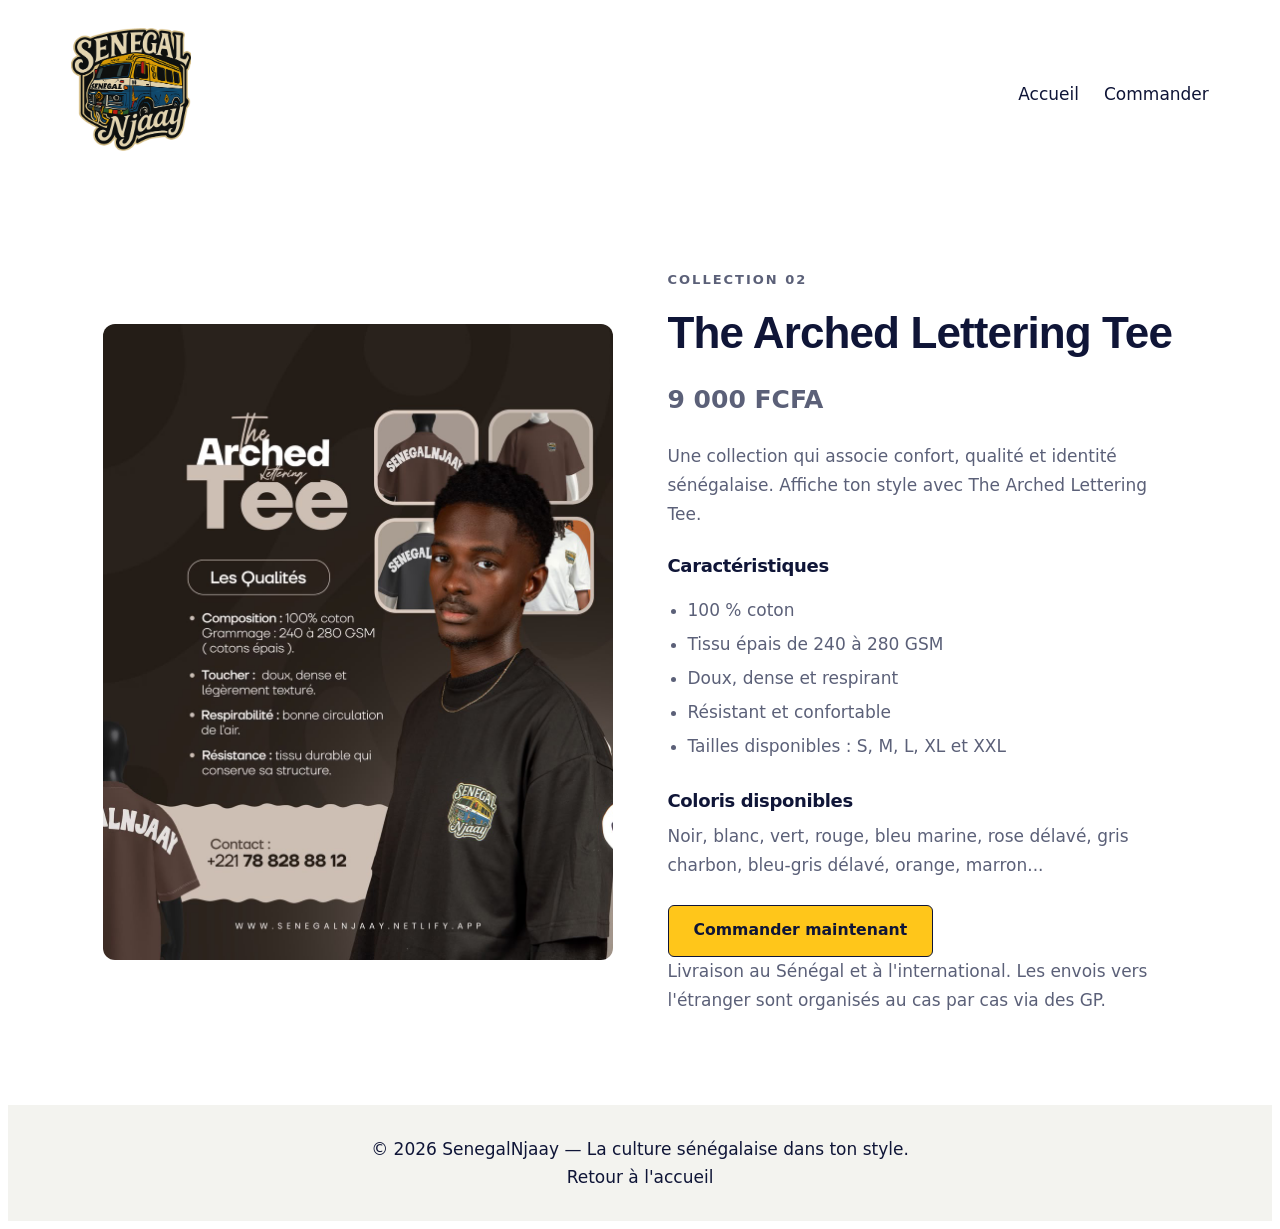
<file: arched-lettering-tee.html>
<!DOCTYPE html>
<html lang="fr">

<head>
    <meta charset="UTF-8">
    <meta name="viewport" content="width=device-width, initial-scale=1">

    <title>The Arched Lettering Tee | T-shirt SenegalNjaay</title>

    <meta name="description"
        content="Découvrez The Arched Lettering Tee de SenegalNjaay : un T-shirt 100 % coton, tissu épais de 240 à 280 GSM, confortable et disponible en plusieurs coloris et tailles.">
    <meta name="robots" content="index, follow">
    <link rel="canonical" href="https://senegalnjaay.netlify.app/arched-lettering-tee.html">

    <meta property="og:type" content="product">
    <meta property="og:title" content="The Arched Lettering Tee | SenegalNjaay">
    <meta property="og:description"
        content="Un T-shirt 100 % coton qui associe confort, qualité et identité sénégalaise.">
    <meta property="og:url" content="https://senegalnjaay.netlify.app/arched-lettering-tee.html">
    <meta property="og:image" content="https://senegalnjaay.netlify.app/assets/images/collection-arched-tee.jpeg">

    <link rel="icon" type="image/png" href="assets/images/logo.png">
    <link rel="stylesheet" href="css/style.css">

    <script type="application/ld+json">
  {
    "@context": "https://schema.org",
    "@type": "Product",
    "name": "The Arched Lettering Tee - SenegalNjaay",
    "image": [
      "https://senegalnjaay.netlify.app/assets/images/collection-arched-tee.jpeg"
    ],
    "description": "T-shirt The Arched Lettering Tee en 100 % coton, avec un tissu épais de 240 à 280 GSM, doux, dense, respirant et résistant. Une collection qui associe confort, qualité et identité sénégalaise.",
    "brand": {
      "@type": "Brand",
      "name": "SenegalNjaay"
    },
    "offers": {
      "@type": "Offer",
      "url": "https://senegalnjaay.netlify.app/arched-lettering-tee.html",
      "priceCurrency": "XOF",
      "price": "9000"
    }
  }
  </script>
</head>

<body>
    <header class="site-header">
        <a href="index.html" aria-label="Accueil SenegalNjaay">
            <img src="assets/images/logo.png" alt="Logo SenegalNjaay" width="120">
        </a>
        <nav>
            <a href="index.html">Accueil</a>
            <a href="index.html#commander">Commander</a>
        </nav>
    </header>

    <main>
        <section class="product-detail">
            <div class="product-detail-image">
                <img src="assets/images/collection-arched-tee.jpeg" alt="The Arched Lettering Tee de SenegalNjaay">
            </div>

            <div class="product-detail-content">
                <p>COLLECTION 02</p>

                <h1>The Arched Lettering Tee</h1>

                <p class="product-detail-price">9 000 FCFA</p>

                <p>
                    Une collection qui associe confort, qualité et identité
                    sénégalaise. Affiche ton style avec The Arched Lettering Tee.
                </p>

                <h2>Caractéristiques</h2>
                <ul>
                    <li>100 % coton</li>
                    <li>Tissu épais de 240 à 280 GSM</li>
                    <li>Doux, dense et respirant</li>
                    <li>Résistant et confortable</li>
                    <li>Tailles disponibles : S, M, L, XL et XXL</li>
                </ul>

                <h2>Coloris disponibles</h2>
                <p>
                    Noir, blanc, vert, rouge, bleu marine, rose délavé,
                    gris charbon, bleu-gris délavé, orange, marron...
                </p>

                <a href="index.html#commander" class="btn">
                    Commander maintenant
                </a>

                <p>
                    Livraison au Sénégal et à l'international.
                    Les envois vers l'étranger sont organisés au cas par cas via des GP.
                </p>
            </div>
        </section>
    </main>

    <footer>
        <p>© 2026 SenegalNjaay — La culture sénégalaise dans ton style.</p>
        <a href="index.html">Retour à l'accueil</a>
    </footer>
</body>

</html>
</file>
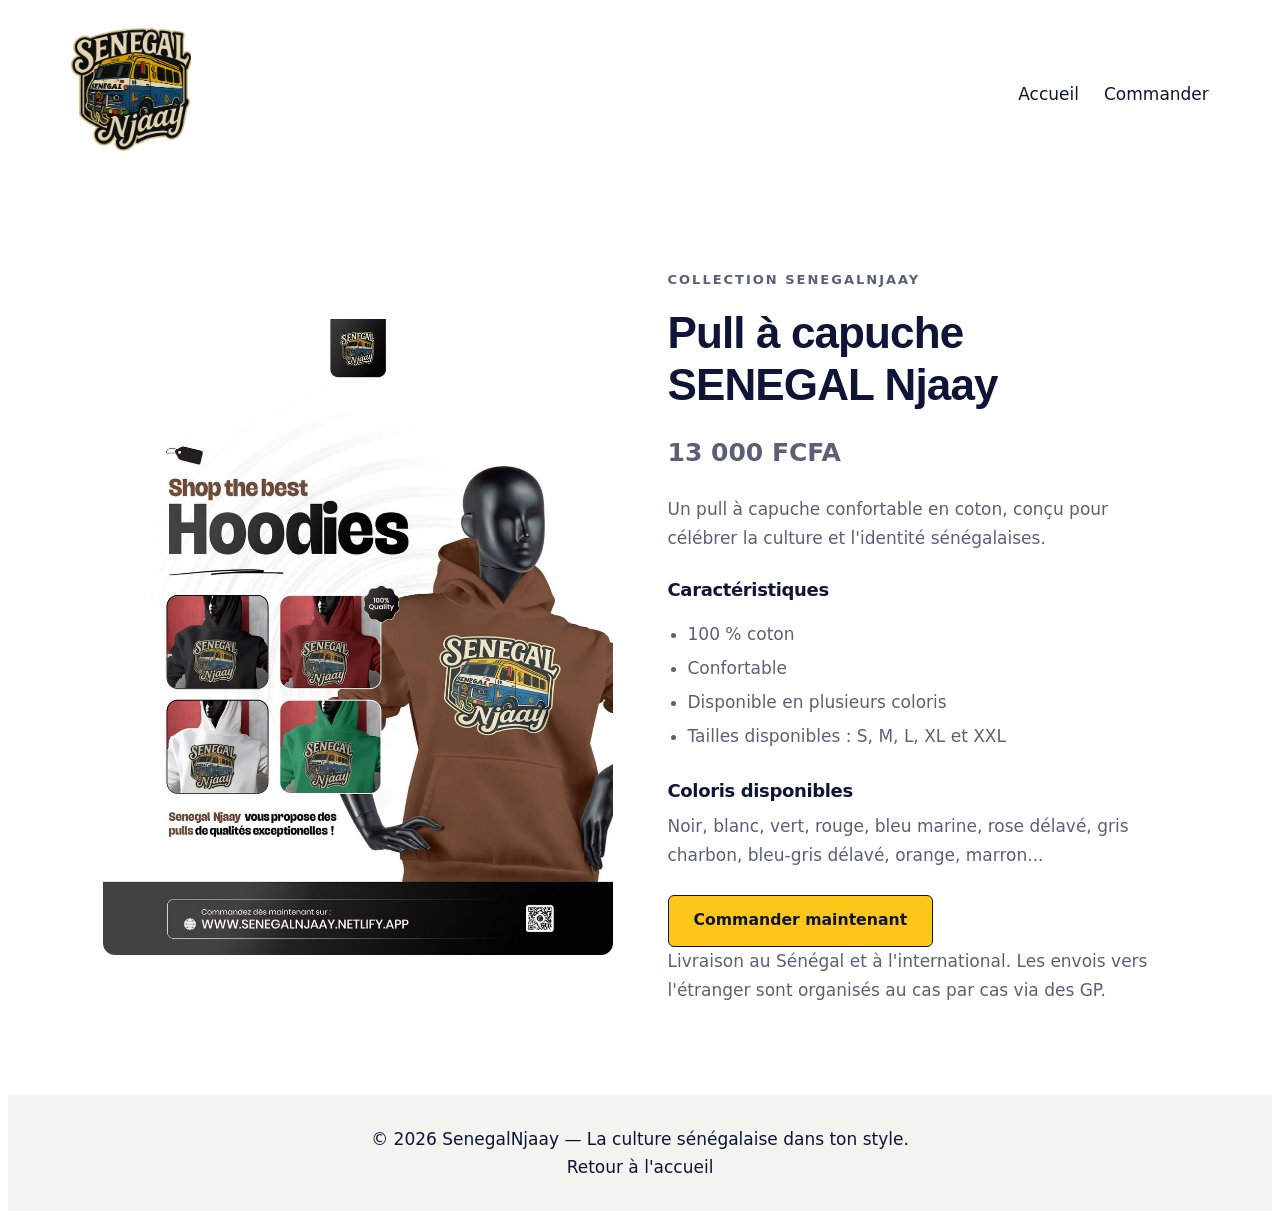
<file: pull.html>
<!DOCTYPE html>
<html lang="fr">

<head>
    <meta charset="UTF-8">
    <meta name="viewport" content="width=device-width, initial-scale=1">

    <title>Pull à capuche en coton | SenegalNjaay</title>

    <meta name="description"
        content="Découvrez le pull à capuche SenegalNjaay en 100 % coton. Un vêtement confortable inspiré de la culture sénégalaise, disponible en plusieurs coloris et tailles. Prix : 13 000 FCFA.">

    <meta name="robots" content="index, follow">
    <link rel="canonical" href="https://senegalnjaay.netlify.app/pull.html">

    <meta property="og:type" content="product">
    <meta property="og:title" content="Pull à capuche | SenegalNjaay">
    <meta property="og:description"
        content="Un pull à capuche 100 % coton qui célèbre la culture et l'identité sénégalaises.">
    <meta property="og:url" content="https://senegalnjaay.netlify.app/pull.html">
    <meta property="og:image" content="https://senegalnjaay.netlify.app/assets/images/produit-pull.jpg">

    <link rel="icon" type="image/png" href="assets/images/logo.png">
    <link rel="stylesheet" href="css/style.css">

    <script type="application/ld+json">
  {
    "@context": "https://schema.org",
    "@type": "Product",
    "name": "Pull à capuche SENEGAL Njaay",
    "image": [
      "https://senegalnjaay.netlify.app/assets/images/produit-pull.jpg"
    ],
    "description": "Pull à capuche SENEGAL Njaay en 100 % coton. Une pièce confortable qui célèbre la culture et l'identité sénégalaises. Disponible en plusieurs coloris et tailles.",
    "brand": {
      "@type": "Brand",
      "name": "SenegalNjaay"
    },
    "offers": {
      "@type": "Offer",
      "url": "https://senegalnjaay.netlify.app/pull.html",
      "priceCurrency": "XOF",
      "price": "13000"
    }
  }
  </script>
</head>

<body>
    <header class="site-header">
        <a href="index.html" aria-label="Accueil SenegalNjaay">
            <img src="assets/images/logo.png" alt="Logo SenegalNjaay" width="120">
        </a>

        <nav>
            <a href="index.html">Accueil</a>
            <a href="index.html#commander">Commander</a>
        </nav>
    </header>

    <main>
        <section class="product-detail">
            <div class="product-detail-image">
                <img src="assets/images/produit-pull.jpg" alt="Pull à capuche SenegalNjaay en coton">
            </div>

            <div class="product-detail-content">
                <p>COLLECTION SENEGALNJAAY</p>

                <h1>Pull à capuche SENEGAL Njaay</h1>

                <p class="product-detail-price">13 000 FCFA</p>

                <p>
                    Un pull à capuche confortable en coton, conçu pour célébrer
                    la culture et l'identité sénégalaises.
                </p>

                <h2>Caractéristiques</h2>
                <ul>
                    <li>100 % coton</li>
                    <li>Confortable</li>
                    <li>Disponible en plusieurs coloris</li>
                    <li>Tailles disponibles : S, M, L, XL et XXL</li>
                </ul>

                <h2>Coloris disponibles</h2>
                <p>
                    Noir, blanc, vert, rouge, bleu marine, rose délavé,
                    gris charbon, bleu-gris délavé, orange, marron...
                </p>

                <a href="index.html#commander" class="btn">
                    Commander maintenant
                </a>

                <p>
                    Livraison au Sénégal et à l'international.
                    Les envois vers l'étranger sont organisés au cas par cas via des GP.
                </p>
            </div>
        </section>
    </main>

    <footer>
        <p>© 2026 SenegalNjaay — La culture sénégalaise dans ton style.</p>
        <a href="index.html">Retour à l'accueil</a>
    </footer>
</body>

</html>
</file>
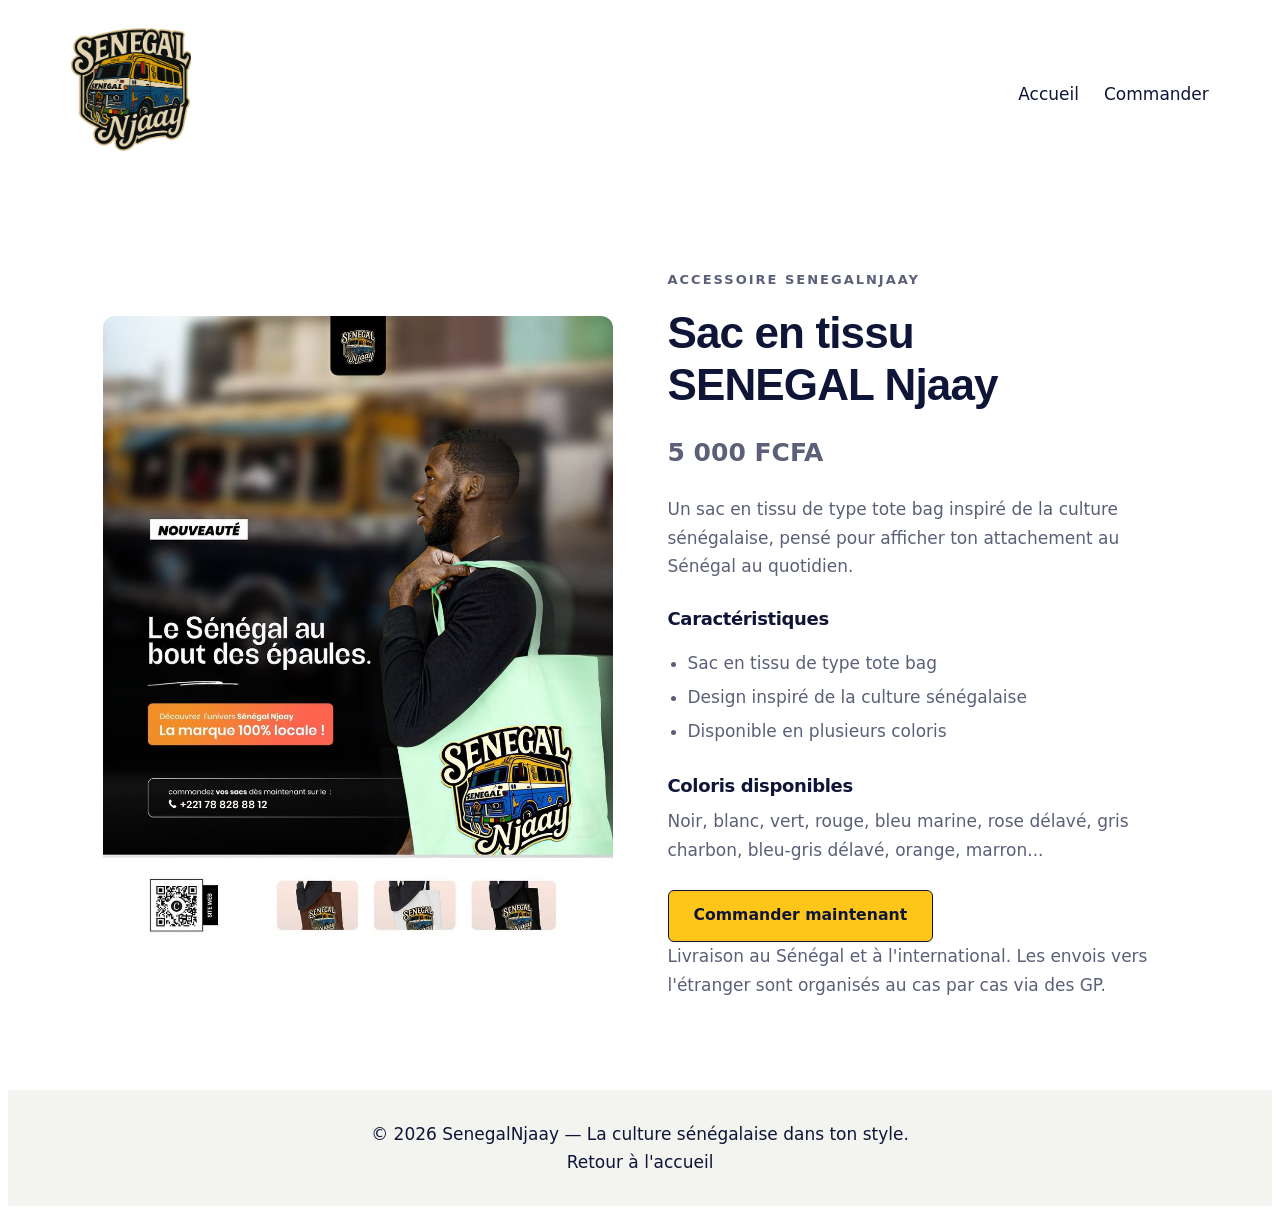
<file: sac.html>
<!DOCTYPE html>
<html lang="fr">

<head>
    <meta charset="UTF-8">
    <meta name="viewport" content="width=device-width, initial-scale=1">

    <title>Sac en tissu Tote Bag | SenegalNjaay</title>

    <meta name="description"
        content="Découvrez le sac en tissu type tote bag SenegalNjaay, un accessoire pratique inspiré de la culture sénégalaise. Disponible en plusieurs coloris. Prix : 5 000 FCFA.">

    <meta name="robots" content="index, follow">
    <link rel="canonical" href="https://senegalnjaay.netlify.app/sac.html">

    <meta property="og:type" content="product">
    <meta property="og:title" content="Sac en tissu Tote Bag | SenegalNjaay">
    <meta property="og:description"
        content="Un sac en tissu pratique pour afficher son attachement au Sénégal au quotidien.">
    <meta property="og:url" content="https://senegalnjaay.netlify.app/sac.html">
    <meta property="og:image" content="https://senegalnjaay.netlify.app/assets/images/produit-sac.jpg">

    <link rel="icon" type="image/png" href="assets/images/logo.png">
    <link rel="stylesheet" href="css/style.css">

    <script type="application/ld+json">
  {
    "@context": "https://schema.org",
    "@type": "Product",
    "name": "Sac en tissu SENEGAL Njaay - Tote Bag",
    "image": [
      "https://senegalnjaay.netlify.app/assets/images/produit-sac.jpg"
    ],
    "description": "Sac en tissu de type tote bag SENEGAL Njaay, inspiré de la culture sénégalaise. Un accessoire pratique pour afficher son attachement au Sénégal au quotidien.",
    "brand": {
      "@type": "Brand",
      "name": "SenegalNjaay"
    },
    "offers": {
      "@type": "Offer",
      "url": "https://senegalnjaay.netlify.app/sac.html",
      "priceCurrency": "XOF",
      "price": "5000"
    }
  }
  </script>
</head>

<body>
    <header class="site-header">
        <a href="index.html" aria-label="Accueil SenegalNjaay">
            <img src="assets/images/logo.png" alt="Logo SenegalNjaay" width="120">
        </a>

        <nav>
            <a href="index.html">Accueil</a>
            <a href="index.html#commander">Commander</a>
        </nav>
    </header>

    <main>
        <section class="product-detail">
            <div class="product-detail-image">
                <img src="assets/images/produit-sac.jpg" alt="Sac en tissu type tote bag SenegalNjaay">
            </div>

            <div class="product-detail-content">
                <p>ACCESSOIRE SENEGALNJAAY</p>

                <h1>Sac en tissu SENEGAL Njaay</h1>

                <p class="product-detail-price">5 000 FCFA</p>

                <p>
                    Un sac en tissu de type tote bag inspiré de la culture
                    sénégalaise, pensé pour afficher ton attachement au Sénégal
                    au quotidien.
                </p>

                <h2>Caractéristiques</h2>
                <ul>
                    <li>Sac en tissu de type tote bag</li>
                    <li>Design inspiré de la culture sénégalaise</li>
                    <li>Disponible en plusieurs coloris</li>
                </ul>

                <h2>Coloris disponibles</h2>
                <p>
                    Noir, blanc, vert, rouge, bleu marine, rose délavé,
                    gris charbon, bleu-gris délavé, orange, marron...
                </p>

                <a href="index.html#commander" class="btn">
                    Commander maintenant
                </a>

                <p>
                    Livraison au Sénégal et à l'international.
                    Les envois vers l'étranger sont organisés au cas par cas via des GP.
                </p>
            </div>
        </section>
    </main>

    <footer>
        <p>© 2026 SenegalNjaay — La culture sénégalaise dans ton style.</p>
        <a href="index.html">Retour à l'accueil</a>
    </footer>
</body>

</html>
</file>
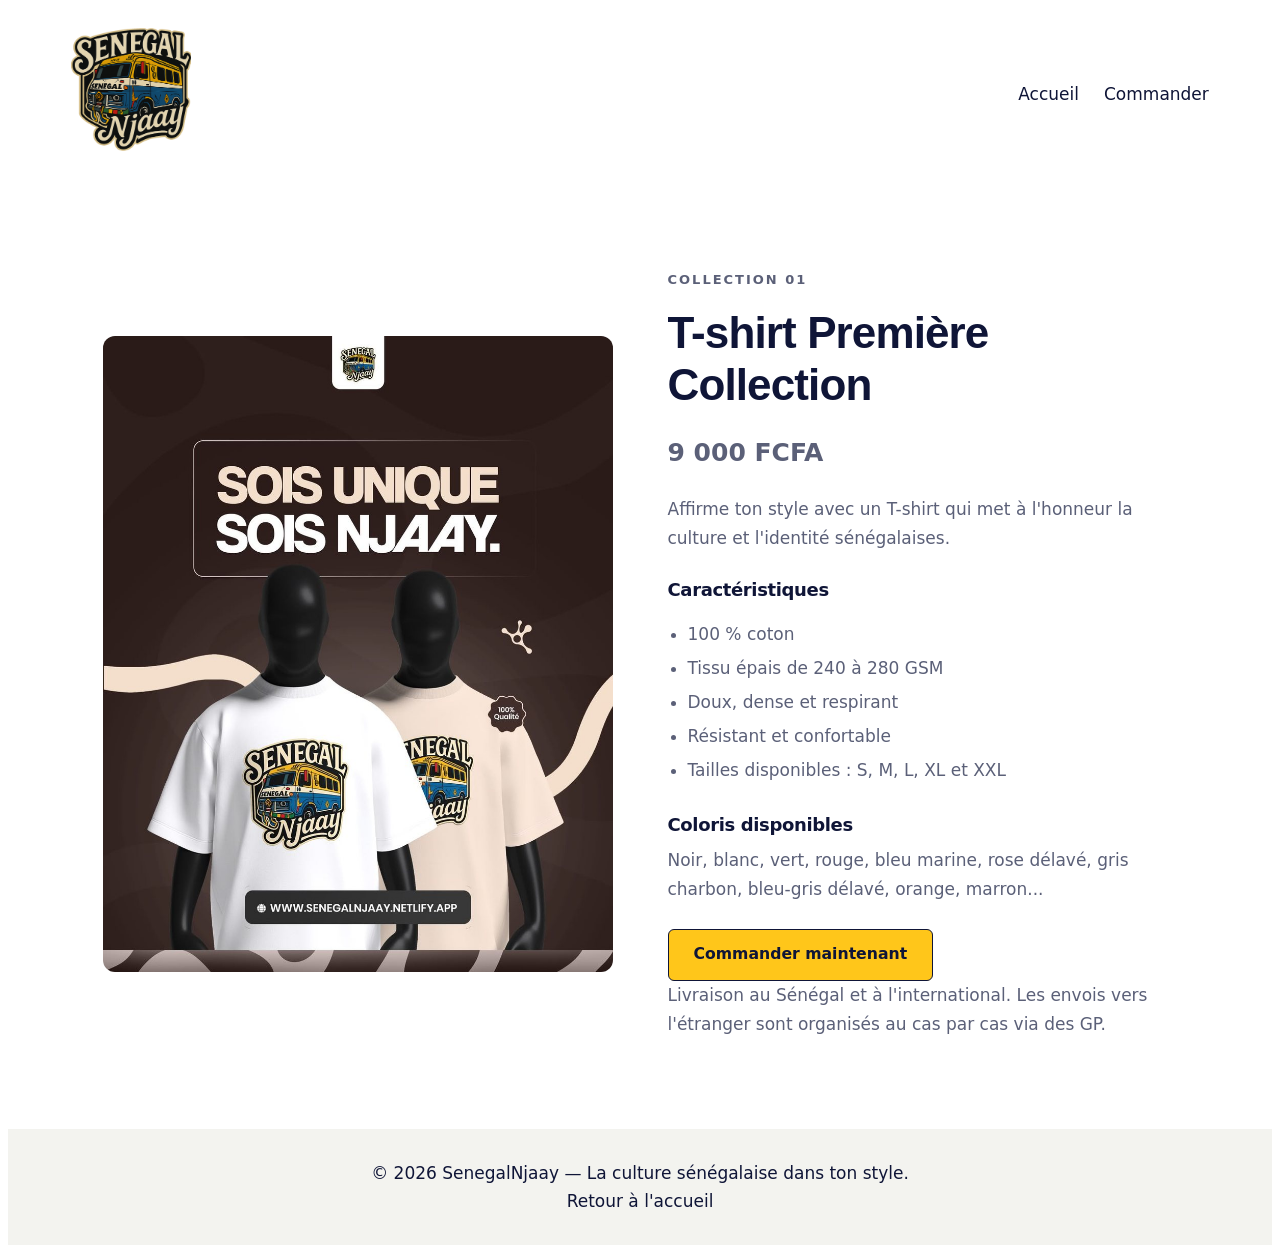
<file: t-shirt-premiere-collection.html>
<!DOCTYPE html>
<html lang="fr">

<head>
    <meta charset="UTF-8">
    <meta name="viewport" content="width=device-width, initial-scale=1">

    <title>T-shirt Première Collection Sénégal | SenegalNjaay</title>

    <meta name="description"
        content="Découvrez le T-shirt Première Collection de SenegalNjaay : 100 % coton, tissu épais de 240 à 280 GSM, plusieurs coloris et tailles. Commandez au Sénégal ou depuis l'étranger.">

    <meta name="robots" content="index, follow">
    <link rel="canonical" href="https://senegalnjaay.netlify.app/t-shirt-premiere-collection.html">

    <meta property="og:type" content="product">
    <meta property="og:title" content="T-shirt Première Collection | SenegalNjaay">
    <meta property="og:description"
        content="Un T-shirt 100 % coton, épais et confortable, inspiré de la culture sénégalaise.">
    <meta property="og:url" content="https://senegalnjaay.netlify.app/t-shirt-premiere-collection.html">
    <meta property="og:image" content="https://senegalnjaay.netlify.app/assets/images/produit-tshirt.jpg">

    <link rel="icon" type="image/png" href="assets/images/logo.png">
    <link rel="stylesheet" href="css/style.css">

    <script type="application/ld+json">
  {
    "@context": "https://schema.org",
    "@type": "Product",
    "name": "T-shirt SENEGAL Njaay - Première Collection",
    "image": [
      "https://senegalnjaay.netlify.app/assets/images/produit-tshirt.jpg"
    ],
    "description": "T-shirt SENEGAL Njaay en 100 % coton, avec un tissu épais de 240 à 280 GSM, doux, dense, respirant et résistant. Une pièce inspirée de la culture sénégalaise, disponible en plusieurs coloris et tailles.",
    "brand": {
      "@type": "Brand",
      "name": "SenegalNjaay"
    },
    "offers": {
      "@type": "Offer",
      "url": "https://senegalnjaay.netlify.app/t-shirt-premiere-collection.html",
      "priceCurrency": "XOF",
      "price": "9000"
    }
  }
  </script>
</head>

<body>
    <header class="site-header">
        <a href="index.html" aria-label="Accueil SenegalNjaay">
            <img src="assets/images/logo.png" alt="Logo SenegalNjaay" width="120">
        </a>
        <nav>
            <a href="index.html">Accueil</a>
            <a href="index.html#commander">Commander</a>
        </nav>
    </header>

    <main>
        <section class="product-detail">
            <div class="product-detail-image">
                <img src="assets/images/produit-tshirt.jpg" alt="T-shirt SENEGAL Njaay de la première collection">
            </div>

            <div class="product-detail-content">
                <p>COLLECTION 01</p>

                <h1>T-shirt Première Collection</h1>

                <p class="product-detail-price">9 000 FCFA</p>

                <p>
                    Affirme ton style avec un T-shirt qui met à l'honneur
                    la culture et l'identité sénégalaises.
                </p>

                <h2>Caractéristiques</h2>
                <ul>
                    <li>100 % coton</li>
                    <li>Tissu épais de 240 à 280 GSM</li>
                    <li>Doux, dense et respirant</li>
                    <li>Résistant et confortable</li>
                    <li>Tailles disponibles : S, M, L, XL et XXL</li>
                </ul>

                <h2>Coloris disponibles</h2>
                <p>
                    Noir, blanc, vert, rouge, bleu marine, rose délavé,
                    gris charbon, bleu-gris délavé, orange, marron...
                </p>

                <a href="index.html#commander" class="btn">
                    Commander maintenant
                </a>

                <p>
                    Livraison au Sénégal et à l'international.
                    Les envois vers l'étranger sont organisés au cas par cas via des GP.
                </p>
            </div>
        </section>
    </main>

    <footer>
        <p>© 2026 SenegalNjaay — La culture sénégalaise dans ton style.</p>
        <a href="index.html">Retour à l'accueil</a>
    </footer>
</body>

</html>
</file>
<file: css/style.css>
/* SenegalNdiaye : styles du site */
/* Layout : vitrine blanche façon boutique de mode. Titre large à gauche, vidéo dans une arche
   devant un disque jaune à droite, grille de coloris aérée, un seul bloc jaune pour l'histoire. */
:root {
  color-scheme: light;
  --bg: #FFFFFF;
  --soft: #F3F3EF;
  --ink: #0F1537;
  --muted: #5B6078;
  --line: #E2E3E9;
  --yellow: #FFC61A;
  --focus: #2A4BE0;
  --green: #19A35A;
  --red: #E5333B;

  --font-display: "Unbounded", "Arial Black", "Helvetica Neue", system-ui, sans-serif;
  --font-body: "Hanken Grotesk", system-ui, -apple-system, "Segoe UI", sans-serif;
}

*,
*::before,
*::after {
  box-sizing: border-box;
}

body {
  background: var(--bg);
  color: var(--ink);
  font: 400 1.0625rem/1.65 var(--font-body);
  -webkit-font-smoothing: antialiased;
}

h1,
h2,
h3,
p {
  margin: 0;
}

h1,
h2,
h3 {
  font-family: var(--font-display);
  font-weight: 600;
  line-height: 1.08;
  letter-spacing: -.02em;
  text-wrap: balance;
  overflow-wrap: break-word;
}

a {
  color: inherit;
}

:focus-visible {
  outline: 3px solid var(--focus);
  outline-offset: 3px;
  border-radius: 6px;
}

.wrap {
  width: 100%;
  max-width: 1180px;
  margin-inline: auto;
  padding-inline: clamp(16px, 4vw, 36px);
}

.sec {
  padding-block: clamp(56px, 9vw, 112px);
}

.sec.flush {
  padding-top: 0;
}

.sec h2 {
  font-size: clamp(1.7rem, 4.6vw, 3rem);
}

.sec-head {
  display: grid;
  gap: 14px;
  max-width: 38rem;
  margin-bottom: clamp(28px, 4vw, 48px);
}

.sec-head p {
  color: var(--muted);
}

/* Boutons */
.btn {
  display: inline-flex;
  align-items: center;
  justify-content: center;
  gap: 8px;
  min-height: 52px;
  padding: 10px 28px;
  border-radius: 999px;
  border: 1.5px solid var(--ink);
  background: var(--ink);
  color: #fff;
  font: 700 .98rem/1.2 var(--font-body);
  text-decoration: none;
  cursor: pointer;
  transition: background .15s ease, color .15s ease, border-color .15s ease;
}

.btn:hover {
  background: var(--yellow);
  border-color: var(--yellow);
  color: var(--ink);
}

.btn.ghost {
  background: transparent;
  color: var(--ink);
}

.btn.ghost:hover {
  background: var(--ink);
  border-color: var(--ink);
  color: #fff;
}

.btn.small {
  min-height: 40px;
  padding: 6px 18px;
  font-size: .9rem;
}

/* Logo : l'image assets/images/logo.png remplace le texte dès qu'elle existe */
.logo-slot {
  display: inline-flex;
  align-items: center;
  text-decoration: none;
  min-height: 52px;
}

.logo-slot img {
  display: none;
  height: 96px;
  width: auto;
  max-width: 300px;
  object-fit: contain;
}

@media (max-width: 760px) {
  .logo-slot img {
    height: 76px;
    max-width: 200px;
  }
}

footer .logo-slot img {
  height: 84px;
}

.topbar {
  width: 100%;
  padding-inline: clamp(14px, 2.4vw, 28px);
}

.logo-slot.has-img img {
  display: block;
}

.logo-slot.has-img .logo-text {
  display: none;
}

.logo-text {
  font-family: var(--font-display);
  font-weight: 700;
  font-size: 1.3rem;
  letter-spacing: -.02em;
  white-space: nowrap;
}

.logo-text span {
  font-weight: 400;
}

/* En-tête */
.nav {
  display: flex;
  align-items: center;
  justify-content: space-between;
  gap: 16px;
  padding-block: 18px;
}

.nav-links {
  display: flex;
  align-items: center;
  gap: 30px;
}

.nav-links a:not(.btn) {
  text-decoration: none;
  font-weight: 500;
}

.nav-links a:not(.btn):hover {
  text-decoration: underline;
  text-underline-offset: 6px;
  text-decoration-thickness: 2px;
  text-decoration-color: var(--yellow);
}

@media (max-width: 760px) {
  .nav-links a:not(.btn) {
    display: none;
  }
}

.hero-grid {
  display: grid;
  gap: clamp(32px, 6vw, 72px);
  align-items: center;
  padding-block: clamp(20px, 5vw, 56px) clamp(56px, 9vw, 112px);
}

@media (min-width: 900px) {
  .hero-grid {
    grid-template-columns: minmax(0, 1.15fr) minmax(0, .85fr);
  }
}

.hero-copy {
  display: grid;
  gap: 26px;
  justify-items: start;
  min-width: 0;
}

.hero h1 {
  font-size: clamp(2.5rem, 7vw, 5.2rem);
  font-weight: 700;
  line-height: 1.02;
  letter-spacing: -.035em;
}

.hero-lead {
  font-size: clamp(1.1rem, 2.2vw, 1.3rem);
  max-width: 30rem;
  color: var(--muted);
}

.hero-cta {
  display: flex;
  flex-wrap: wrap;
  gap: 12px;
}

.stage {
  position: relative;
  justify-self: center;
  width: min(100%, 380px);
  padding: 0 0 0 8%;
}

.stage::before {
  content: "";
  position: absolute;
  width: 74%;
  aspect-ratio: 1;
  border-radius: 50%;
  background: var(--yellow);
  left: -4%;
  top: 6%;
}

.arch {
  position: relative;
  aspect-ratio: 9 / 14;
  border-radius: 999px 999px 28px 28px;
  overflow: hidden;
  background: var(--soft);
}

.arch video {
  width: 100%;
  height: 100%;
  object-fit: cover;
  display: block;
}

.chip {
  position: absolute;
  left: 0;
  bottom: 8%;
  background: #fff;
  color: var(--ink);
  border-radius: 999px;
  padding: 10px 18px;
  font-weight: 700;
  display: inline-flex;
  align-items: center;
  gap: 10px;
  box-shadow: 0 8px 24px rgba(15, 21, 55, .16);
}

.flagdots {
  display: inline-flex;
  gap: 4px;
}

.flagdots i {
  width: 10px;
  height: 10px;
  border-radius: 50%;
}

.flagdots i:nth-child(1) {
  background: var(--green);
}

.flagdots i:nth-child(2) {
  background: var(--yellow);
}

.flagdots i:nth-child(3) {
  background: var(--red);
}

@media (max-width: 899px) {
  .stage {
    width: min(88%, 340px);
  }
}

/* Coloris */
.grid {
  display: grid;
  gap: clamp(22px, 3vw, 36px) clamp(14px, 2vw, 24px);
  grid-template-columns: repeat(auto-fill, minmax(min(100%, 250px), 1fr));
}

.card {
  min-width: 0;
  display: grid;
  gap: 14px;
  align-content: start;
}

.card img {
  width: 100%;
  aspect-ratio: 1;
  object-fit: cover;
  display: block;
  border-radius: 22px;
  background: var(--soft);
}

.card-row {
  display: flex;
  flex-wrap: wrap;
  align-items: center;
  justify-content: space-between;
  gap: 8px 10px;
}

@media (max-width: 639px) {
  .grid {
    grid-template-columns: repeat(2, minmax(0, 1fr));
  }
}

.card-name {
  display: flex;
  align-items: center;
  gap: 10px;
  font-weight: 700;
  min-width: 0;
}

.dot {
  width: 16px;
  height: 16px;
  border-radius: 50%;
  flex: none;
  box-shadow: inset 0 0 0 1px rgba(15, 21, 55, .22);
}

/* Qualité */
.quality {
  display: grid;
  gap: clamp(32px, 6vw, 80px);
  align-items: center;
}

@media (min-width: 900px) {
  .quality {
    grid-template-columns: minmax(0, .8fr) minmax(0, 1.2fr);
  }
}

.panel {
  background: var(--soft);
  border-radius: 36px;
  padding: clamp(18px, 3vw, 32px);
  display: grid;
  place-items: center;
}

.shop-video {
  width: min(100%, 290px);
  aspect-ratio: 9 / 16;
  border-radius: 22px;
  overflow: hidden;
  background: var(--ink);
}

.shop-video video {
  width: 100%;
  height: 100%;
  object-fit: cover;
  display: block;
}

.facts {
  list-style: none;
  margin: 0;
  padding: 0;
  display: grid;
  gap: 32px 36px;
  grid-template-columns: repeat(auto-fit, minmax(min(100%, 220px), 1fr));
}

.facts li {
  display: grid;
  gap: 8px;
  align-content: start;
  padding-top: 18px;
  border-top: 2px solid var(--ink);
}

.facts h3 {
  font-size: 1.15rem;
  font-weight: 600;
}

.facts p {
  color: var(--muted);
}

/* Bandes horizontales : produits, photos, vidéos (défilement automatique + à la main) */
.carousel {
  position: relative;
  --pad: max(clamp(16px, 4vw, 36px), calc((100% - 1180px) / 2 + clamp(16px, 4vw, 36px)));
}

.track {
  display: flex;
  align-items: flex-start;
  gap: clamp(12px, 2vw, 24px);
  overflow-x: auto;
  padding: 4px var(--pad);
  scroll-padding-inline: var(--pad);
  scroll-snap-type: x mandatory;
  overscroll-behavior-x: contain;
  scrollbar-width: none;
  -webkit-overflow-scrolling: touch;
}

.track::-webkit-scrollbar {
  display: none;
}

.track:focus-visible {
  outline-offset: -3px;
}

.slide {
  flex: 0 0 var(--w);
  min-width: 0;
  scroll-snap-align: start;
}

.slide.photo,
.slide.video {
  display: block;
  position: relative;
  padding: 0;
  border: 0;
  font: inherit;
  cursor: zoom-in;
  border-radius: 22px;
  overflow: hidden;
}

.slide.photo {
  --w: min(74vw, 300px);
  aspect-ratio: 4 / 5;
  background: var(--soft);
}

.slide.video {
  --w: min(58vw, 250px);
  aspect-ratio: 9 / 16;
  background: var(--ink);
}

.slide.photo img,
.slide.video video {
  width: 100%;
  height: 100%;
  object-fit: cover;
  display: block;
}

.slide.photo img {
  transition: transform .25s ease;
}

.slide.photo:hover img {
  transform: scale(1.04);
}

.slide.empty {
  display: grid;
  place-items: center;
  text-align: center;
  padding: 16px;
  cursor: default;
  color: var(--muted);
  font-weight: 700;
  border: 1.5px dashed #B9BBC9;
  background: transparent;
}

.vplay {
  position: absolute;
  right: 12px;
  bottom: 12px;
  width: 44px;
  height: 44px;
  border-radius: 50%;
  background: rgba(255, 255, 255, .92);
  color: var(--ink);
  display: grid;
  place-items: center;
  pointer-events: none;
}

.slide.product {
  --w: min(80vw, 350px);
  display: grid;
  gap: 14px;
  align-content: start;
}

.pimg {
  padding: 0;
  border: 0;
  cursor: zoom-in;
  aspect-ratio: 4 / 5;
  border-radius: 22px;
  overflow: hidden;
  background: var(--soft);
}

.pimg img {
  width: 100%;
  height: 100%;
  object-fit: cover;
  display: block;
  transition: transform .25s ease;
}

.pimg:hover img {
  transform: scale(1.03);
}

.pbody {
  display: grid;
  gap: 8px;
  justify-items: start;
}

.pbody h3 {
  font-size: 1.35rem;
}

.pbody p {
  color: var(--muted);
}

.car-btn {
  display: none;
  position: absolute;
  top: 38%;
  width: 52px;
  height: 52px;
  border-radius: 50%;
  border: 0;
  background: #fff;
  color: var(--ink);
  place-items: center;
  cursor: pointer;
  box-shadow: 0 8px 24px rgba(15, 21, 55, .22);
  z-index: 2;
}

.car-btn:hover {
  background: var(--yellow);
}

.car-prev {
  left: 14px;
}

.car-next {
  right: 14px;
}

@media (hover: hover) and (pointer: fine) {
  .carousel.has-overflow .car-btn {
    display: grid;
  }
}

/* Visionneuse : photo en grand */
.lightbox {
  position: fixed;
  inset: 0;
  z-index: 100;
  display: grid;
  grid-template-columns: auto minmax(0, 1fr) auto;
  align-items: center;
  gap: 12px;
  padding: calc(72px + env(safe-area-inset-top, 0px)) 16px calc(24px + env(safe-area-inset-bottom, 0px));
  background: rgba(15, 21, 55, .98);
}

.lb-fig {
  margin: 0;
  min-width: 0;
  height: 100%;
  display: grid;
  gap: 14px;
  justify-items: center;
  align-content: center;
}

.lb-fig img,
.lb-fig video {
  max-width: 100%;
  max-height: 74vh;
  max-height: 74dvh;
  object-fit: contain;
  border-radius: 14px;
  background: var(--soft);
}

.lb-fig video {
  background: #000;
}

.lb-fig figcaption {
  color: #fff;
  text-align: center;
  white-space: pre-line;
  font-weight: 500;
}

.lb-btn {
  width: 52px;
  height: 52px;
  border-radius: 50%;
  border: 0;
  background: #fff;
  color: var(--ink);
  display: grid;
  place-items: center;
  cursor: pointer;
}

.lb-btn:hover {
  background: var(--yellow);
}

.lb-close {
  position: absolute;
  top: calc(12px + env(safe-area-inset-top, 0px));
  right: 16px;
}

.lightbox :focus-visible {
  outline-color: #fff;
}

@media (max-width: 640px) {
  .lightbox {
    grid-template-columns: minmax(0, 1fr);
    padding-bottom: calc(96px + env(safe-area-inset-bottom, 0px));
  }

  .lb-prev,
  .lb-next {
    position: absolute;
    bottom: calc(24px + env(safe-area-inset-bottom, 0px));
  }

  .lb-prev {
    left: 16px;
  }

  .lb-next {
    right: 16px;
  }
}

/* Histoire */
.story {
  background: var(--yellow);
  color: var(--ink);
}

.story-grid {
  display: grid;
  gap: 28px 72px;
  align-items: start;
}

@media (min-width: 900px) {
  .story-grid {
    grid-template-columns: minmax(0, 1.15fr) minmax(0, .85fr);
  }
}

.story h2 {
  font-size: clamp(2rem, 5.6vw, 4rem);
  font-weight: 700;
  line-height: 1.06;
  letter-spacing: -.03em;
}

.story h2 em {
  font-style: normal;
  background: var(--ink);
  color: var(--yellow);
  padding: .02em .22em .06em;
  border-radius: .22em;
  white-space: nowrap;
}

.story-text {
  display: grid;
  gap: 16px;
  font-size: 1.15rem;
  max-width: 34rem;
  font-weight: 500;
}

/* Commande */
.order {
  display: grid;
  gap: clamp(28px, 6vw, 72px);
  align-items: start;
}

@media (min-width: 900px) {
  .order {
    grid-template-columns: minmax(0, .85fr) minmax(0, 1.15fr);
  }
}

.preview {
  width: min(100%, 440px);
  justify-self: center;
  margin: 0;
  background: var(--soft);
  border-radius: 36px;
  padding: clamp(14px, 2.4vw, 22px);
  display: grid;
  gap: 14px;
}

.preview img {
  width: 100%;
  aspect-ratio: 1;
  object-fit: cover;
  border-radius: 24px;
  display: block;
  background: #fff;
}

.preview img.poster {
  aspect-ratio: 4 / 5;
}

.preview figcaption {
  font-weight: 700;
  display: flex;
  align-items: center;
  gap: 10px;
  padding-inline: 6px 6px;
}

form {
  display: grid;
  gap: 24px;
  min-width: 0;
}

fieldset {
  border: 0;
  margin: 0;
  padding: 0;
  min-width: 0;
}

legend,
.lbl {
  font-weight: 700;
  margin-bottom: 8px;
  padding: 0;
  display: block;
}

.choices {
  display: flex;
  flex-wrap: wrap;
  gap: 8px;
}

.choices input {
  position: absolute;
  opacity: 0;
  pointer-events: none;
}

.choices label {
  display: inline-flex;
  align-items: center;
  gap: 8px;
  padding: 9px 16px 9px 12px;
  border: 1.5px solid var(--line);
  border-radius: 999px;
  background: #fff;
  cursor: pointer;
  font-weight: 500;
}

.choices label:hover {
  border-color: var(--ink);
}

.choices input:checked+label {
  border-color: var(--ink);
  background: var(--ink);
  color: #fff;
  font-weight: 700;
}

.choices input:checked+label .dot {
  box-shadow: 0 0 0 2px var(--ink), 0 0 0 3.5px #fff;
}

.choices input:focus-visible+label {
  outline: 3px solid var(--focus);
  outline-offset: 2px;
}

.row {
  display: grid;
  gap: 16px;
  grid-template-columns: repeat(auto-fit, minmax(min(100%, 170px), 1fr));
}

input[type=text],
input[type=number],
select {
  width: 100%;
  min-height: 52px;
  padding: 8px 16px;
  font: inherit;
  color: var(--ink);
  background: #fff;
  border: 1.5px solid var(--line);
  border-radius: 14px;
}

input:hover,
select:hover {
  border-color: #B9BBC9;
}

input::placeholder {
  color: #9A9DB0;
}

.cart {
  list-style: none;
  margin: 0;
  padding: 0;
  display: grid;
  gap: 10px;
}

.cart li {
  display: flex;
  align-items: center;
  gap: 12px;
  background: var(--soft);
  border-radius: 18px;
  padding: 8px 10px 8px 8px;
}

.cart img {
  width: 52px;
  height: 52px;
  border-radius: 12px;
  object-fit: cover;
  flex: none;
}

.cart .what {
  flex: 1;
  min-width: 0;
  font-weight: 700;
}

.cart .what small {
  display: block;
  font-weight: 400;
  color: var(--muted);
}

.cart button {
  border: 0;
  background: transparent;
  font: inherit;
  font-weight: 700;
  color: var(--muted);
  cursor: pointer;
  padding: 8px 12px;
  border-radius: 999px;
}

.cart button:hover {
  color: var(--ink);
  text-decoration: underline;
  text-underline-offset: 3px;
}

.cart-empty {
  color: var(--muted);
  border: 1.5px dashed #B9BBC9;
  border-radius: 18px;
  padding: 16px 18px;
}

.btn[aria-disabled="true"],
.btn:disabled {
  opacity: .4;
  pointer-events: none;
}

.msg {
  background: var(--soft);
  border-radius: 16px;
  padding: 16px 18px;
  white-space: pre-wrap;
  overflow-wrap: anywhere;
  font-size: .98rem;
}

.actions {
  display: flex;
  flex-wrap: wrap;
  gap: 12px;
  align-items: center;
}

.note {
  color: var(--muted);
  font-size: .95rem;
}

.note b {
  color: var(--ink);
  user-select: all;
}

footer {
  background: var(--soft);
}

.foot {
  display: flex;
  flex-wrap: wrap;
  gap: 16px 32px;
  align-items: center;
  justify-content: space-between;
  padding-block: 36px;
}

.foot p {
  font-size: .95rem;
  color: var(--muted);
}

@media (prefers-reduced-motion: reduce) {
  .btn {
    transition: none;
  }
}


/* Nouvelle page d'accueil avec photo de couverture */
.hero-cover {
  position: relative;
  min-height: 680px;
  min-height: min(780px, 85vh);
  display: flex;
  align-items: center;
  overflow: hidden;
  isolation: isolate;
  background: #0F1537;
  color: #fff;
}

.hero-background {
  position: absolute;
  inset: 0;
  z-index: -2;
  background-image: url("../assets/images/C.jpeg");
  background-position: center 35%;
  background-size: cover;
  background-repeat: no-repeat;
  transform: scale(1.01);
}

.hero-overlay {
  position: absolute;
  inset: 0;
  z-index: -1;
  background: linear-gradient(90deg,
      rgba(5, 9, 25, .88) 0%,
      rgba(5, 9, 25, .62) 48%,
      rgba(5, 9, 25, .12) 100%);
}

.hero-content {
  position: relative;
  padding-block: 100px;
  display: grid;
  justify-items: start;
  gap: 24px;
}

.hero-tag {
  font-size: .85rem;
  font-weight: 700;
  letter-spacing: .15em;
  color: var(--yellow);
}

.hero-cover h1 {
  max-width: 760px;
  font-size: clamp(2.8rem, 7vw, 5.8rem);
  line-height: 1.08;
  color: #fff;
}

.hero-cover .hero-lead {
  max-width: 520px;
  color: rgba(255, 255, 255, .9);
}

.hero-cover .btn {
  background: transparent;
  border-color: #fff;
  color: #fff;
}

.hero-cover .btn:hover {
  background: #fff;
  color: var(--ink);
}

.hero-cover .btn.ghost {
  background: transparent;
  border-color: #fff;
  color: #fff;
}

.hero-cover .btn.ghost:hover {
  background: #fff;
  color: var(--ink);
}

@media (max-width: 640px) {
  .hero-cover {
    min-height: 620px;
    min-height: 78svh;
  }

  .hero-background {
    background-position: center center;
  }

  .hero-overlay {
    background: linear-gradient(0deg,
        rgba(5, 9, 25, .88) 0%,
        rgba(5, 9, 25, .55) 65%,
        rgba(5, 9, 25, .2) 100%);
  }

  .hero-content {
    padding-block: 80px;
  }

  .hero-cover h1 {
    font-size: clamp(2.5rem, 11vw, 4rem);
  }
}


/* =================================
   PAGE PRODUIT - SENEGALNJAAY
================================= */

.product-detail {
  max-width: 1200px;
  margin: 60px auto;
  padding: 30px 5%;
  display: grid;
  grid-template-columns: 1fr 1fr;
  gap: 55px;
  align-items: center;
}

.product-detail-image img {
  display: block;
  width: 100%;
  height: auto;
  border-radius: 12px;
  object-fit: cover;
}

.product-detail-content>p:first-child {
  font-size: 13px;
  font-weight: 700;
  letter-spacing: 2px;
  color: #5B6078;
}

.product-detail-content h1 {
  font-family: 'Unbounded', sans-serif;
  font-size: clamp(28px, 4vw, 44px);
  line-height: 1.2;
  color: #0F1537;
  margin: 15px 0;
}

.product-detail-price {
  font-size: 25px;
  font-weight: 800;
  color: #0F1537;
  margin: 20px 0;
}

.product-detail-content p {
  line-height: 1.7;
  color: #5B6078;
}

.product-detail-content h2 {
  font-size: 18px;
  color: #0F1537;
  margin: 28px 0 12px;
}

.product-detail-content ul {
  padding-left: 20px;
  line-height: 2;
  color: #5B6078;
}

.product-detail-content .btn {
  display: inline-block;
  margin-top: 25px;
  padding: 15px 25px;
  background: #FFC61A;
  color: #0F1537;
  text-decoration: none;
  font-weight: 700;
  border-radius: 6px;
}

.product-detail-content .btn:hover {
  opacity: 0.85;
}

.site-header {
  display: flex;
  justify-content: space-between;
  align-items: center;
  padding: 20px 5%;
}

.site-header img {
  max-width: 120px;
  height: auto;
}

.site-header nav {
  display: flex;
  gap: 25px;
}

.site-header nav a,
footer a {
  color: #0F1537;
  text-decoration: none;
}

body>footer {
  padding: 30px 5%;
  text-align: center;
  background: #F3F3EF;
}

@media (max-width: 768px) {
  .product-detail {
    grid-template-columns: 1fr;
    gap: 25px;
    margin: 25px auto;
    padding: 20px 5%;
  }

  .site-header {
    gap: 15px;
  }

  .site-header nav {
    gap: 12px;
    font-size: 13px;
  }
}
</file>
